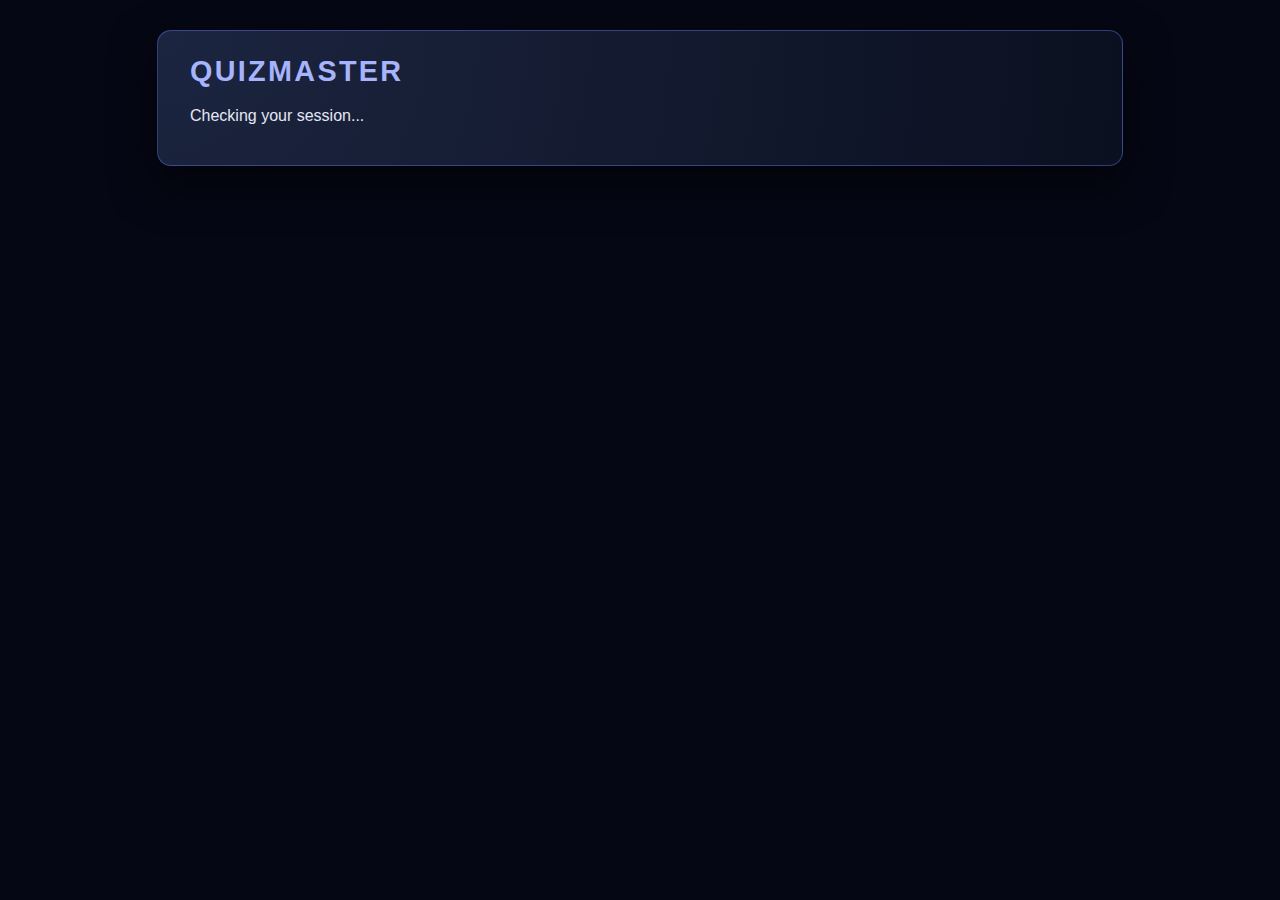
<file: frontend/index.html>
<!DOCTYPE html>
<html lang="en">
<head>
  <meta charset="UTF-8" />
  <title>Quiz App - Home</title>
  <link rel="stylesheet" href="style.css" />
</head>
<body>
  <div class="container">
    <h1 class="app-title">QuizMaster</h1>

    <section id="welcome-section" class="hidden">
      <h2 id="welcome-text"></h2>
      <label>
        Name / Team Name:
        <input id="display-name" placeholder="Your name or team" />
      </label>
      <button id="btn-save-name">Save Name</button>
      <p class="hint">Name is stored locally and used on leaderboard.</p>

      <div class="mode-select">
        <button id="btn-host">Host a Quiz</button>
        <button id="btn-join">Join a Quiz</button>
        <button id="btn-history">View My History</button>
        <button id="btn-logout">Logout</button>
      </div>
      <p id="home-message" class="message"></p>
    </section>
    <section id="loading-section">
      <p>Checking your session...</p>
    </section>
  </div>

  <script src="app.js"></script>
</body>
</html>
</file>
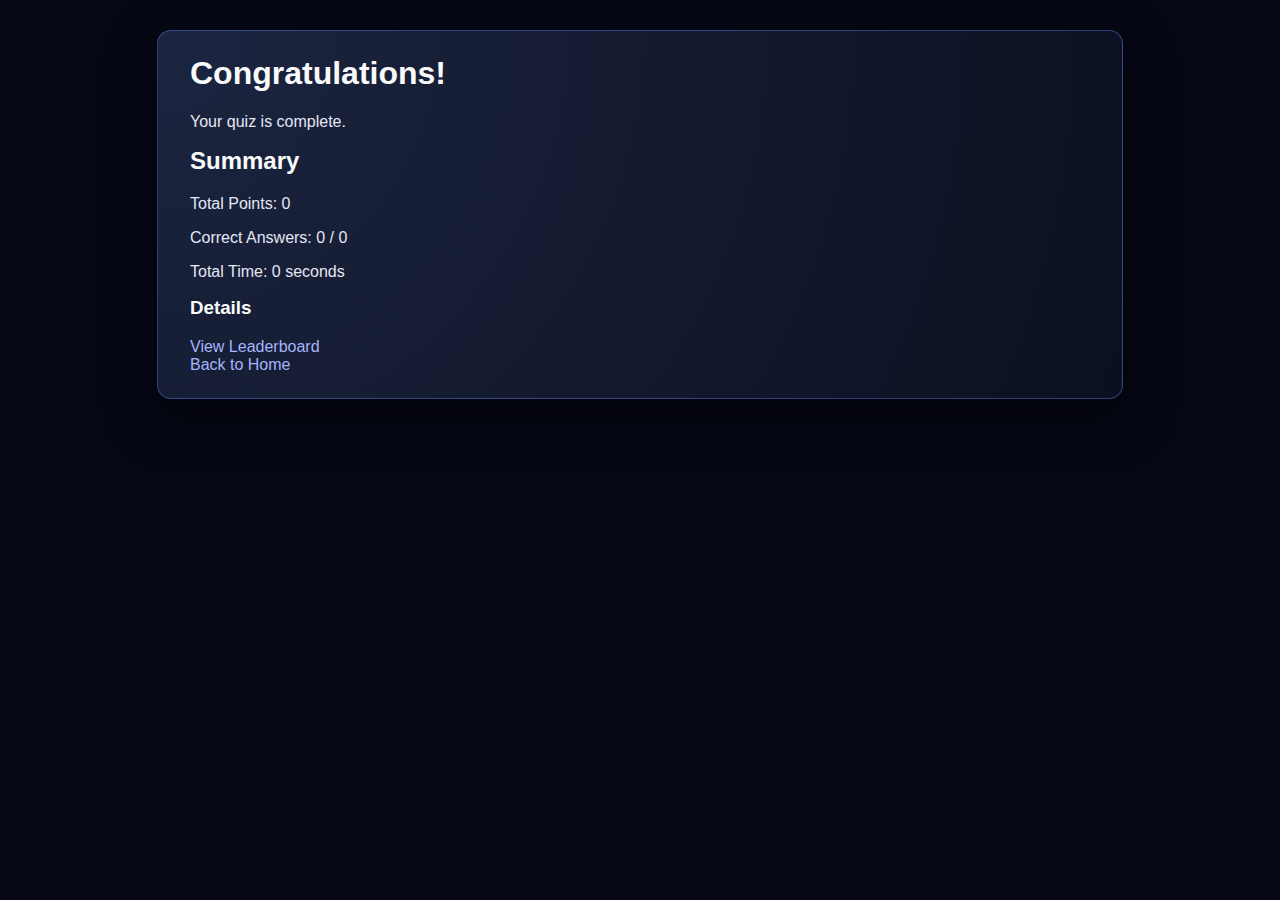
<file: frontend/final.html>
<!DOCTYPE html>
<html lang="en">
<head>
  <meta charset="UTF-8" />
  <title>Quiz Result</title>
  <link rel="stylesheet" href="style.css" />
</head>
<body>
  <div class="container">
    <h1>Congratulations!</h1>
    <p>Your quiz is complete.</p>

    <h2>Summary</h2>
    <p>Total Points: <span id="result-points"></span></p>
    <p>Correct Answers: <span id="result-correct"></span> / <span id="result-total"></span></p>
    <p>Total Time: <span id="result-time"></span> seconds</p>

    <h3>Details</h3>
    <div id="result-details"></div>

    <a id="leaderboard-link" href="#">View Leaderboard</a>
    <br />
    <a href="index.html">Back to Home</a>
  </div>

  <script src="final.js"></script>
</body>
</html>
</file>
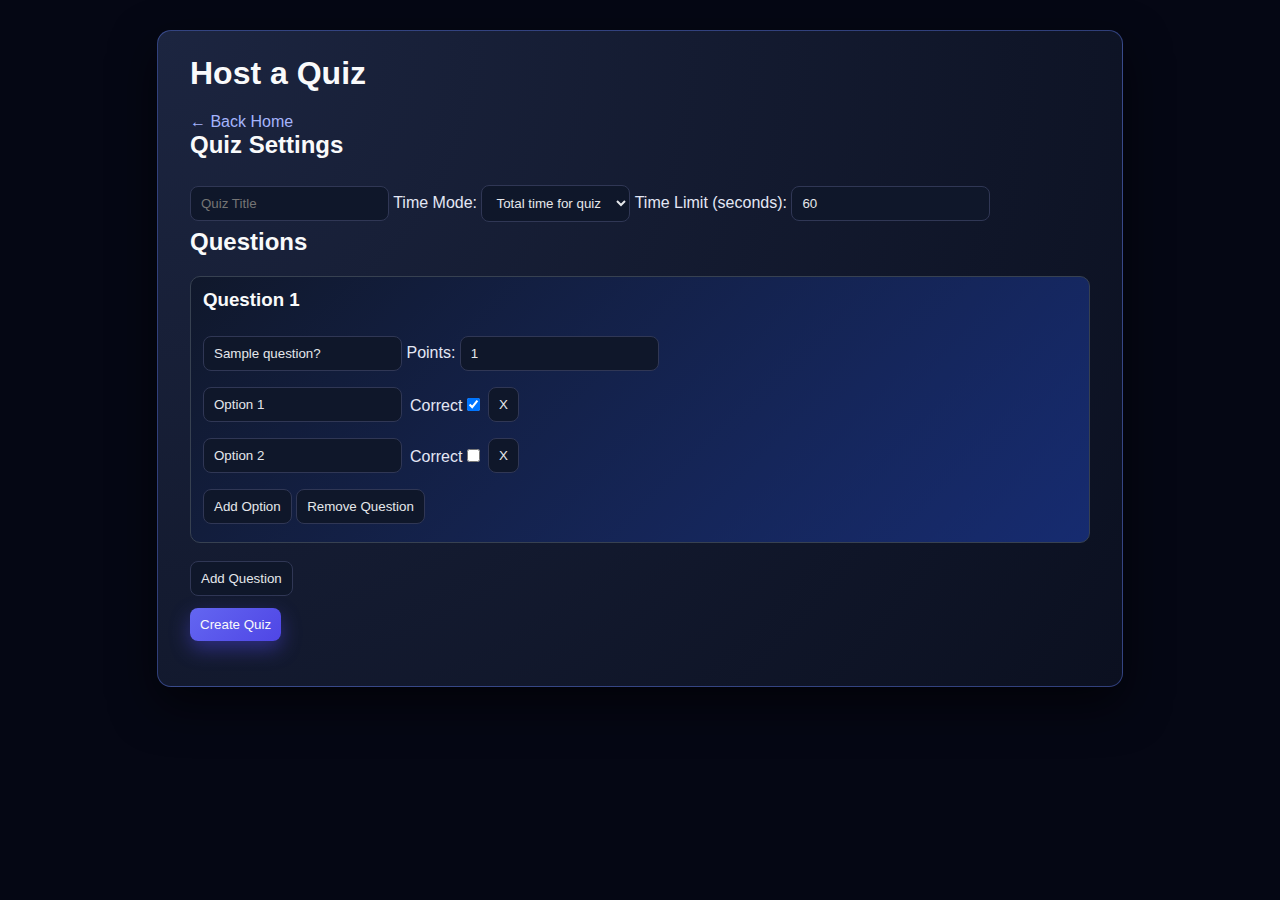
<file: frontend/host.html>
<!DOCTYPE html>
<html lang="en">
<head>
  <meta charset="UTF-8" />
  <title>Host Quiz</title>
  <link rel="stylesheet" href="style.css" />
</head>
<body>
  <div class="container">
    <h1>Host a Quiz</h1>
    <a href="index.html">&larr; Back Home</a>

    <section>
      <h2>Quiz Settings</h2>
      <input id="quiz-title" placeholder="Quiz Title" />
      <label>
        Time Mode:
        <select id="time-mode">
          <option value="per_quiz">Total time for quiz</option>
          <option value="per_question">Time per question</option>
        </select>
      </label>
      <label>
        Time Limit (seconds):
        <input id="time-limit" type="number" value="60" />
      </label>
    </section>

    <section>
      <h2>Questions</h2>
      <div id="questions-container"></div>
      <button id="btn-add-question">Add Question</button>
    </section>

    <button id="btn-create-quiz" class="primary">Create Quiz</button>
    <p id="host-message" class="message"></p>

    <section id="code-section" class="hidden">
      <h2>Quiz Code</h2>
      <p>Your quiz code: <strong id="quiz-code"></strong></p>
      <p>Share this 5-digit code with players so they can join.</p>
      <a id="host-dashboard-link" href="#">Go to Host Dashboard</a>
    </section>
  </div>

  <script src="host.js"></script>
</body>
</html>
</file>
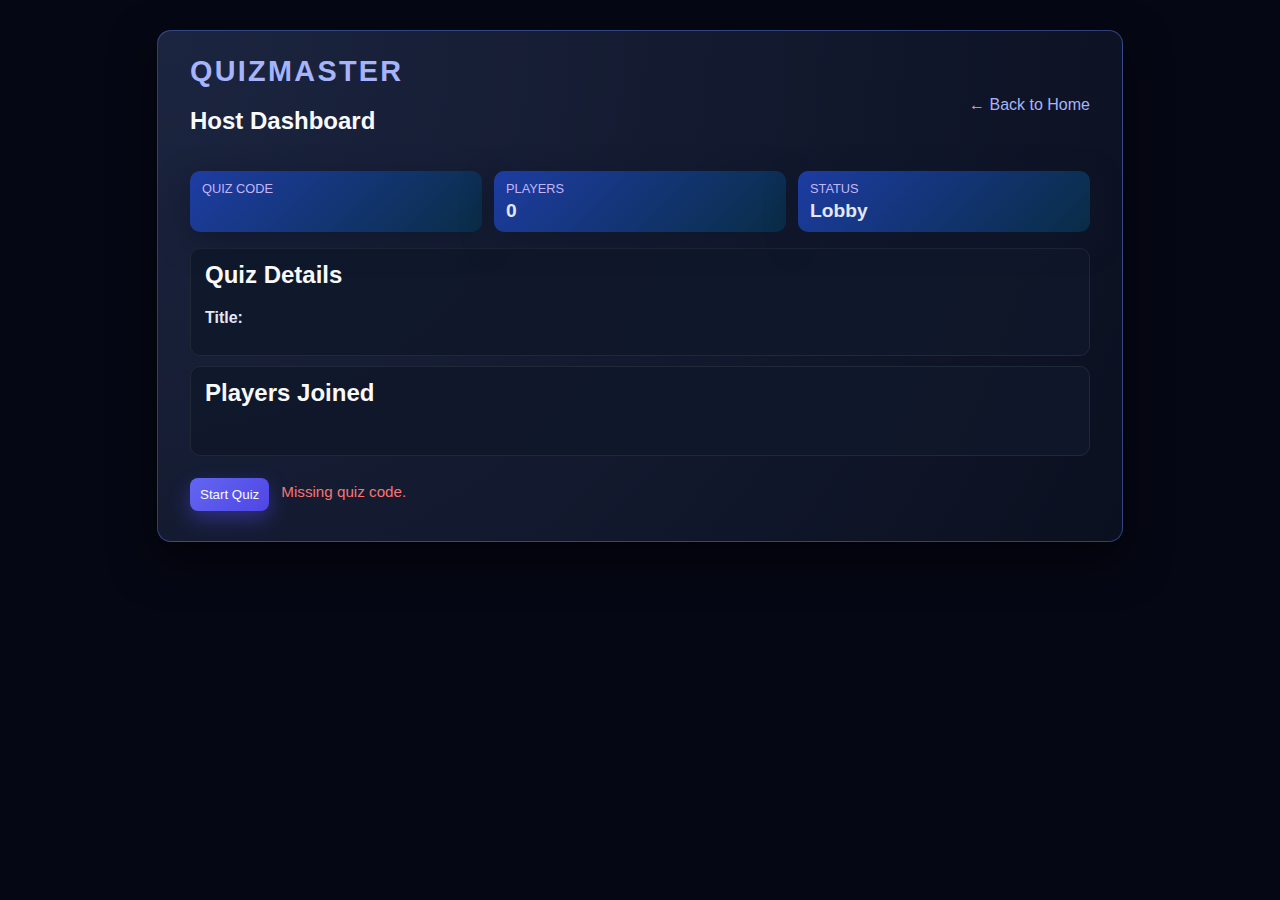
<file: frontend/host_dashboard.html>
<!DOCTYPE html>
<html lang="en">
<head>
  <meta charset="UTF-8" />
  <title>Host Dashboard</title>
  <link rel="stylesheet" href="style.css" />
</head>
<body>
  <div class="container">
    <div class="page-header">
      <div>
        <h1 class="app-title">QuizMaster</h1>
        <h2>Host Dashboard</h2>
      </div>
      <a href="index.html">&larr; Back to Home</a>
    </div>

    <div class="stats-row">
      <div class="stat-card">
        <span class="stat-label">Quiz Code</span>
        <span class="stat-value" id="dash-code"></span>
      </div>
      <div class="stat-card">
        <span class="stat-label">Players</span>
        <span class="stat-value" id="dash-player-count">0</span>
      </div>
      <div class="stat-card">
        <span class="stat-label">Status</span>
        <span class="stat-value" id="dash-status">Lobby</span>
      </div>
    </div>

    <section class="section-card">
      <h2>Quiz Details</h2>
      <p><strong>Title:</strong> <span id="dash-title"></span></p>
    </section>

    <section class="section-card">
      <h2>Players Joined</h2>
      <ul id="players-list" class="pill-list"></ul>
    </section>

    <div class="footer-actions">
      <button id="btn-start-quiz" class="primary">Start Quiz</button>
      <p id="dash-message" class="message"></p>
    </div>
  </div>

  <script src="host_dashboard.js"></script>
</body>
</html>
</file>
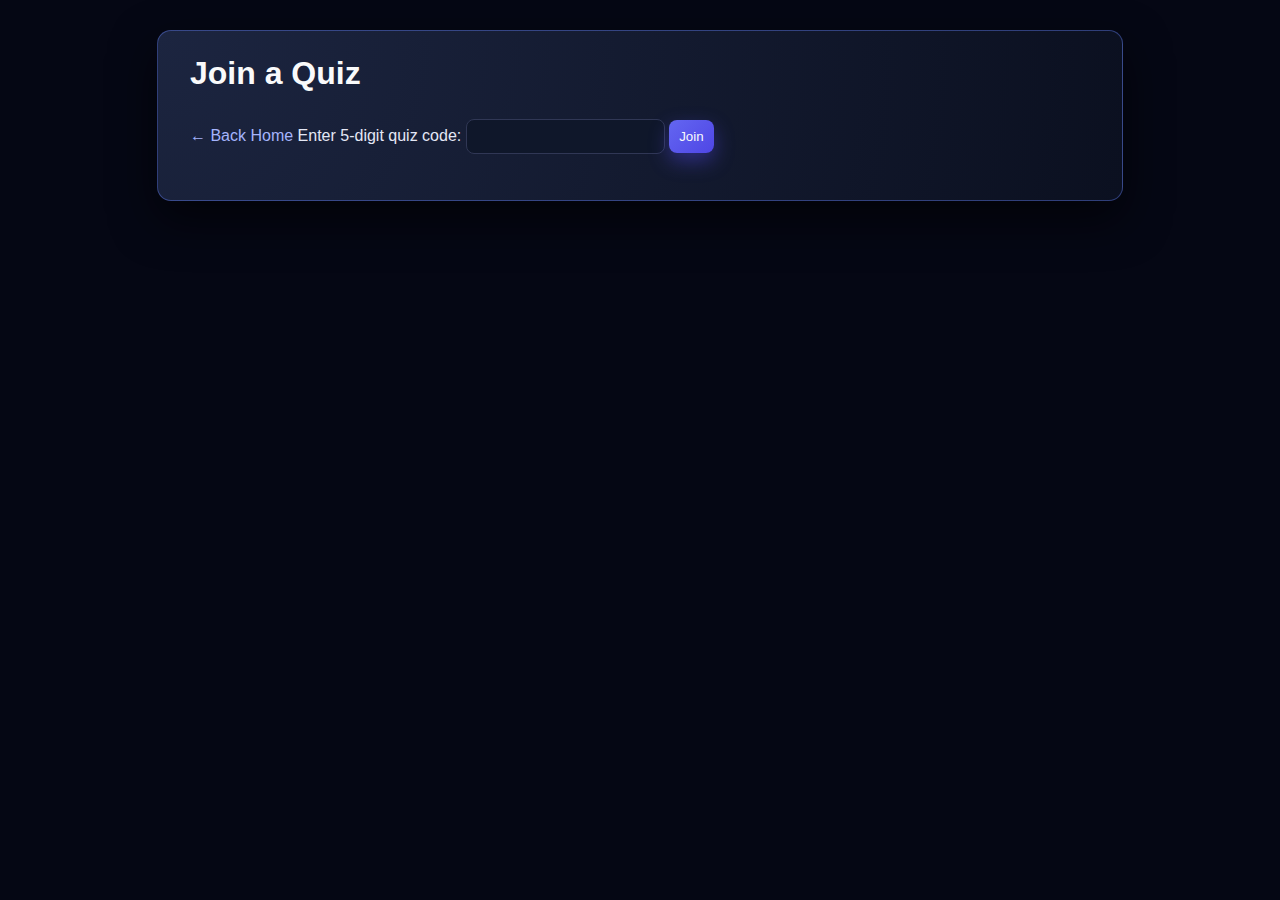
<file: frontend/join.html>
<!DOCTYPE html>
<html lang="en">
<head>
  <meta charset="UTF-8" />
  <title>Join Quiz</title>
  <link rel="stylesheet" href="style.css" />
</head>
<body>
  <div class="container">
    <h1>Join a Quiz</h1>
    <a href="index.html">&larr; Back Home</a>

    <label>
      Enter 5-digit quiz code:
      <input id="quiz-code-input" maxlength="5" />
    </label>
    <button id="btn-join-quiz" class="primary">Join</button>
    <p id="join-message" class="message"></p>

    <section id="waiting-section" class="hidden">
      <h2>Waiting Room</h2>
      <p>Waiting for host to start the quiz...</p>
      <p>Quiz: <span id="waiting-quiz-title"></span></p>
      <p>Host: <span id="waiting-quiz-host"></span></p>
    </section>
  </div>

  <script src="join.js"></script>
</body>
</html>
</file>
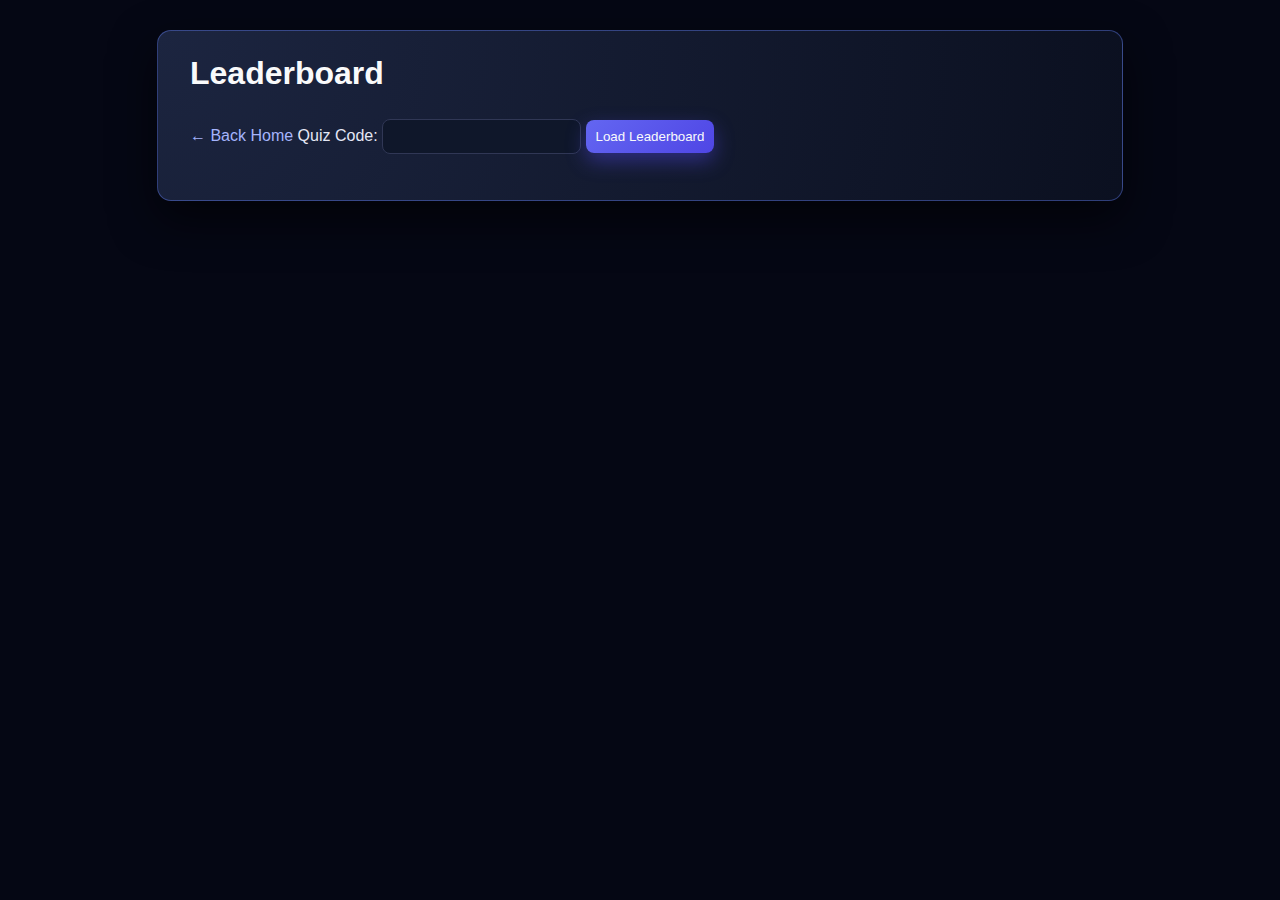
<file: frontend/leaderboard.html>
<!DOCTYPE html>
<html lang="en">
<head>
  <meta charset="UTF-8" />
  <title>Leaderboard</title>
  <link rel="stylesheet" href="style.css" />
</head>
<body>
  <div class="container">
    <h1>Leaderboard</h1>
    <a href="index.html">&larr; Back Home</a>

    <label>
      Quiz Code:
      <input id="lb-code" maxlength="5" />
    </label>
    <button id="btn-load-lb" class="primary">Load Leaderboard</button>

    <table id="lb-table" class="hidden">
      <thead>
        <tr>
          <th>Rank</th>
          <th>Username</th>
          <th>Correct</th>
          <th>Time (s)</th>
          <th>Points</th>
        </tr>
      </thead>
      <tbody id="lb-body"></tbody>
    </table>

    <p id="lb-message" class="message"></p>
  </div>

  <script src="leaderboard.js"></script>
</body>
</html>
</file>
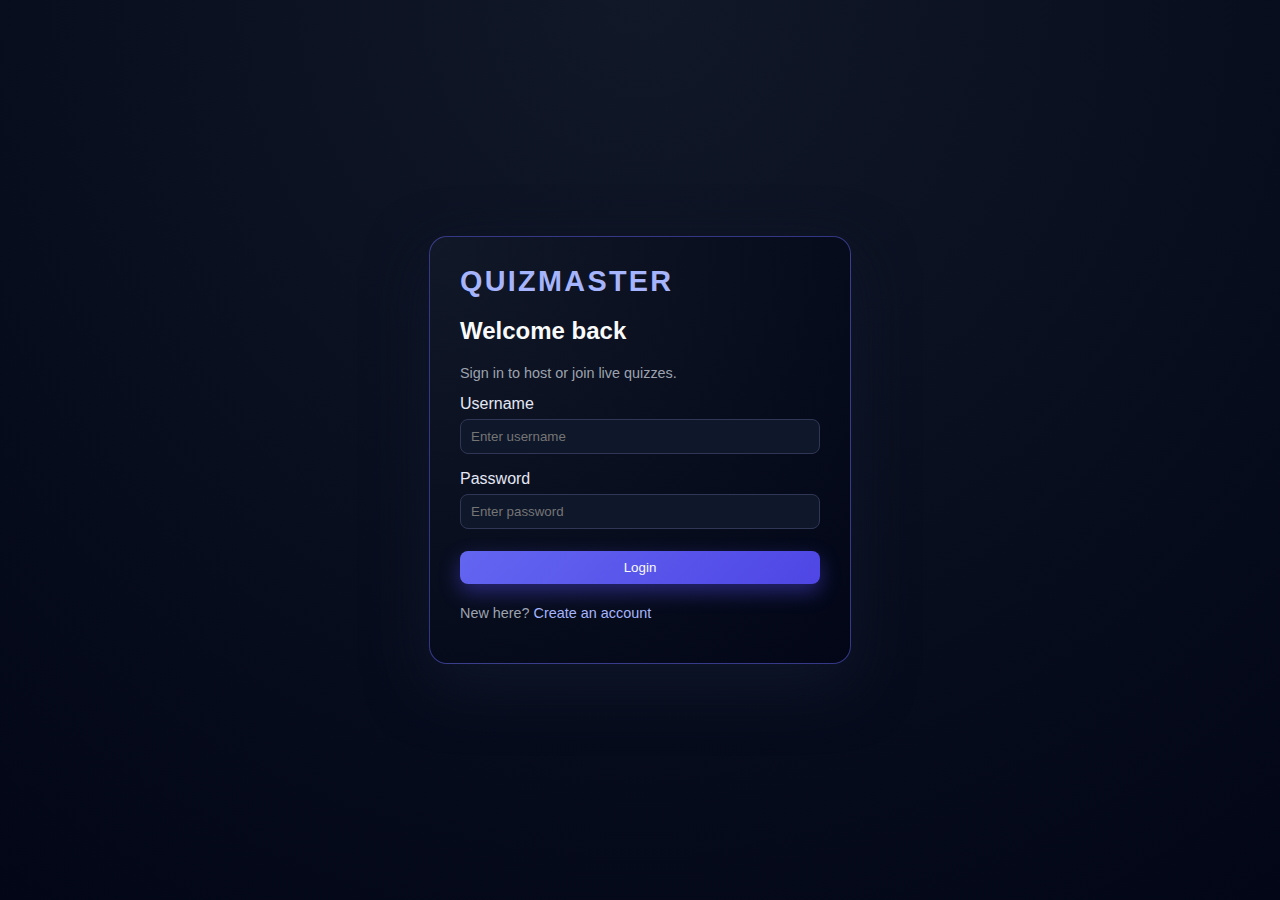
<file: frontend/login.html>
<!DOCTYPE html>
<html lang="en">
<head>
  <meta charset="UTF-8" />
  <title>Quiz App - Login</title>
  <link rel="stylesheet" href="style.css" />
</head>
<body>
  <div class="auth-wrapper">
    <div class="auth-card">
      <h1 class="app-title">QuizMaster</h1>
      <h2>Welcome back</h2>
      <p class="subtext">Sign in to host or join live quizzes.</p>

      <div class="form-group">
        <label>Username</label>
        <input id="login-username" placeholder="Enter username" />
      </div>
      <div class="form-group">
        <label>Password</label>
        <input id="login-password" type="password" placeholder="Enter password" />
      </div>
      <button id="btn-login" class="primary full">Login</button>
      <p id="login-message" class="message"></p>

      <p class="switch-link">New here? <a href="register.html">Create an account</a></p>
    </div>
  </div>

  <script src="login.js"></script>
</body>
</html>
</file>
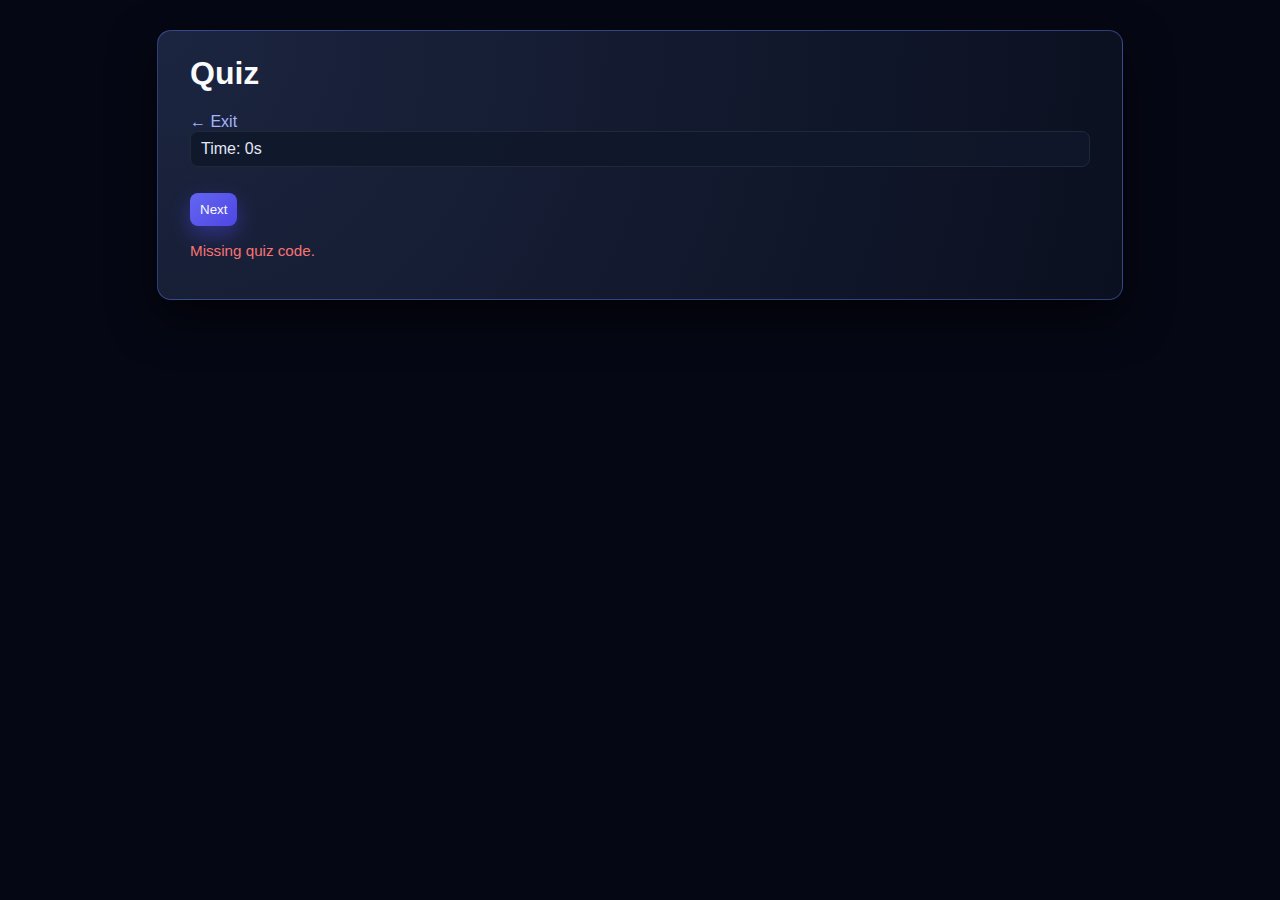
<file: frontend/play.html>
<!DOCTYPE html>
<html lang="en">
<head>
  <meta charset="UTF-8" />
  <title>Play Quiz</title>
  <link rel="stylesheet" href="style.css" />
</head>
<body>
  <div class="container">
    <h1 id="play-quiz-title">Quiz</h1>
    <a href="index.html">&larr; Exit</a>

    <div class="status-bar">
      <span id="timer-display">Time: 0s</span>
      <span id="question-progress"></span>
    </div>

    <section id="question-section">
      <h2 id="question-text"></h2>
      <div id="options-container"></div>
      <button id="btn-next" class="primary">Next</button>
    </section>

    <p id="play-message" class="message"></p>
  </div>

  <script src="play.js"></script>
</body>
</html>
</file>
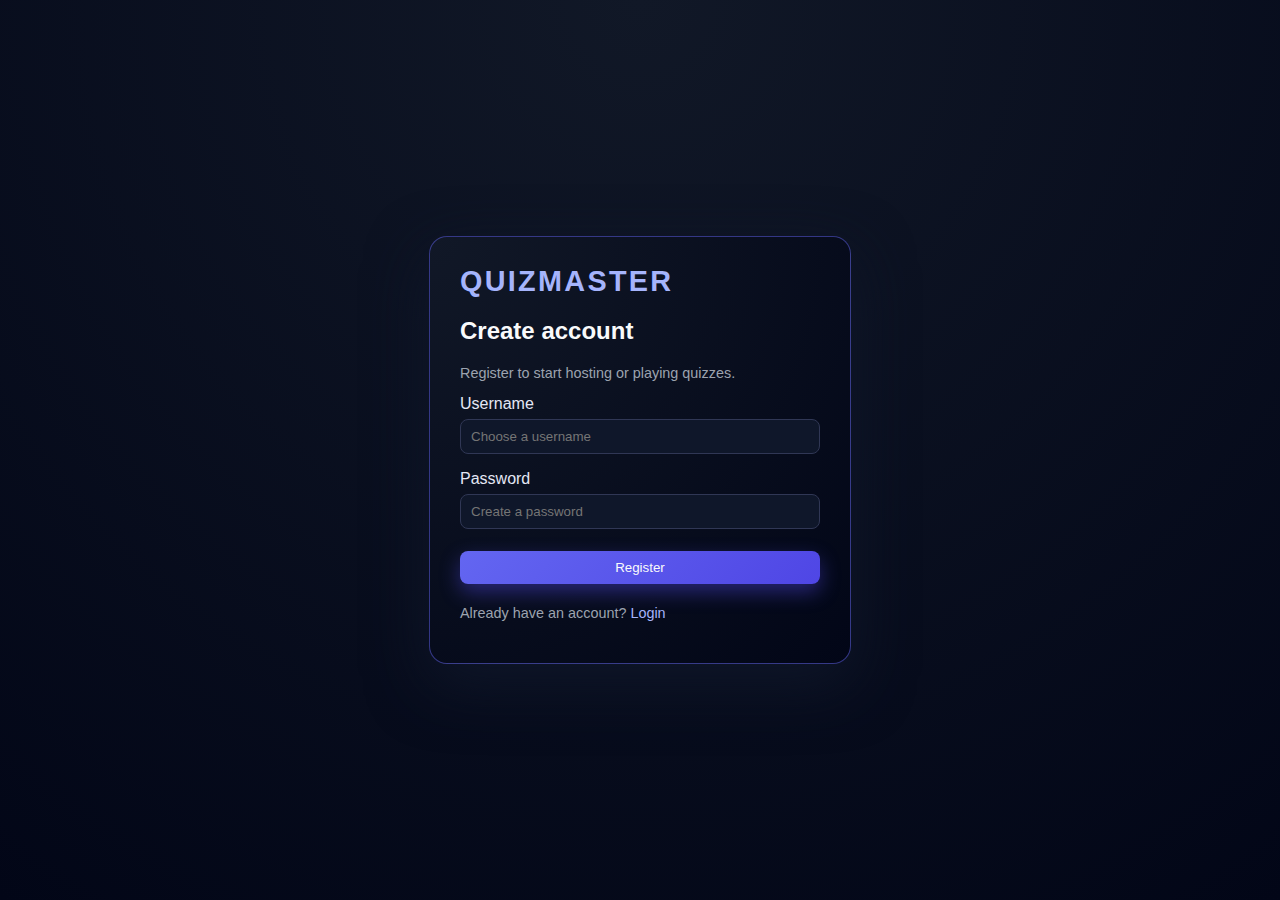
<file: frontend/register.html>
<!DOCTYPE html>
<html lang="en">
<head>
  <meta charset="UTF-8" />
  <title>Quiz App - Register</title>
  <link rel="stylesheet" href="style.css" />
</head>
<body>
  <div class="auth-wrapper">
    <div class="auth-card">
      <h1 class="app-title">QuizMaster</h1>
      <h2>Create account</h2>
      <p class="subtext">Register to start hosting or playing quizzes.</p>

      <div class="form-group">
        <label>Username</label>
        <input id="reg-username" placeholder="Choose a username" />
      </div>
      <div class="form-group">
        <label>Password</label>
        <input id="reg-password" type="password" placeholder="Create a password" />
      </div>
      <button id="btn-register" class="primary full">Register</button>
      <p id="reg-message" class="message"></p>

      <p class="switch-link">Already have an account? <a href="login.html">Login</a></p>
    </div>
  </div>

  <script src="register.js"></script>
</body>
</html>
</file>
<file: frontend/style.css>
body {
  font-family: Arial, sans-serif;
  background: #050714;
  margin: 0;
  color: #e4e7f5;
}

.container {
  max-width: 900px;
  margin: 30px auto;
  background: radial-gradient(circle at top left, #1c2540, #0b1020);
  padding: 24px 32px;
  box-shadow: 0 18px 45px rgba(0, 0, 0, 0.6);
  border-radius: 14px;
  border: 1px solid rgba(103, 132, 255, 0.4);
}

.auth-wrapper {
  min-height: 100vh;
  display: flex;
  align-items: center;
  justify-content: center;
  background: radial-gradient(circle at top, #111827, #020617);
}

.auth-card {
  width: 360px;
  padding: 28px 30px;
  border-radius: 18px;
  background: radial-gradient(circle at top left, #111827, #020617);
  box-shadow: 0 20px 60px rgba(15, 23, 42, 0.9);
  border: 1px solid rgba(99, 102, 241, 0.5);
}

h1, h2, h3 {
  margin-top: 0;
  color: #f9fafb;
}

.app-title {
  font-size: 1.8rem;
  letter-spacing: 0.08em;
  text-transform: uppercase;
  color: #a5b4fc;
}

input, select, button {
  margin: 6px 0;
  padding: 9px 10px;
  border-radius: 8px;
  border: 1px solid #303755;
  background: #0f172a;
  color: #e5e7eb;
}

.form-group {
  display: flex;
  flex-direction: column;
  margin-bottom: 10px;
}

.subtext {
  color: #9ca3af;
  font-size: 0.9rem;
  margin-bottom: 14px;
}

input:focus, select:focus {
  outline: 2px solid #4f46e5;
  border-color: #4f46e5;
}

button {
  cursor: pointer;
  transition: background 0.15s ease, transform 0.05s ease, box-shadow 0.15s ease;
}

button.primary {
  background: linear-gradient(135deg, #6366f1, #4f46e5);
  color: #f9fafb;
  border: none;
  box-shadow: 0 8px 20px rgba(79, 70, 229, 0.45);
}

button.primary:hover {
  background: linear-gradient(135deg, #818cf8, #6366f1);
  transform: translateY(-1px);
  box-shadow: 0 10px 24px rgba(79, 70, 229, 0.6);
}

button.primary:active {
  transform: translateY(0);
  box-shadow: 0 5px 14px rgba(79, 70, 229, 0.5);
}

.hidden {
  display: none;
}

.message {
  color: #f97373;
  margin-top: 10px;
  font-size: 0.95em;
}

.hint {
  font-size: 0.9em;
  color: #9ca3af;
}

.auth-forms {
  display: flex;
  gap: 20px;
}

.auth-forms > div {
  flex: 1;
}

.full {
  width: 100%;
}

.switch-link {
  margin-top: 14px;
  font-size: 0.9rem;
  color: #9ca3af;
}

.mode-select button {
  margin-right: 10px;
}

.question-block {
  border: 1px solid #374151;
  padding: 12px;
  margin-bottom: 12px;
  border-radius: 10px;
  background: linear-gradient(135deg, rgba(15, 23, 42, 0.9), rgba(30, 64, 175, 0.55));
}

.option-row {
  display: flex;
  align-items: center;
  gap: 8px;
  margin: 4px 0;
}

.option-item {
  display: block;
  margin: 4px 0;
}

.status-bar {
  display: flex;
  justify-content: space-between;
  margin-bottom: 10px;
  padding: 8px 10px;
  border-radius: 8px;
  background: rgba(15, 23, 42, 0.9);
  border: 1px solid #1f2937;
}

.page-header {
  display: flex;
  align-items: center;
  justify-content: space-between;
  margin-bottom: 16px;
}

.stats-row {
  display: grid;
  grid-template-columns: repeat(auto-fit, minmax(160px, 1fr));
  gap: 12px;
  margin-bottom: 16px;
}

.stat-card {
  padding: 10px 12px;
  border-radius: 10px;
  background: linear-gradient(135deg, rgba(30, 64, 175, 0.9), rgba(8, 47, 73, 0.9));
  box-shadow: 0 10px 30px rgba(15, 23, 42, 0.8);
}

.stat-label {
  display: block;
  font-size: 0.8rem;
  text-transform: uppercase;
  color: #c4b5fd;
}

.stat-value {
  display: block;
  font-size: 1.2rem;
  font-weight: 600;
  margin-top: 4px;
}

.section-card {
  margin-top: 10px;
  padding: 12px 14px;
  border-radius: 10px;
  background: rgba(15, 23, 42, 0.9);
  border: 1px solid #1f2937;
}

.pill-list {
  list-style: none;
  padding-left: 0;
  display: flex;
  flex-wrap: wrap;
  gap: 6px;
}

.pill-list li {
  padding: 4px 10px;
  border-radius: 999px;
  background: rgba(59, 130, 246, 0.2);
  border: 1px solid rgba(59, 130, 246, 0.5);
}

.footer-actions {
  margin-top: 16px;
  display: flex;
  align-items: center;
  gap: 12px;
}

.result-item {
  border-top: 1px solid #374151;
  padding: 8px 0;
}

#lb-table {
  width: 100%;
  border-collapse: collapse;
  margin-top: 10px;
}

#lb-table th, #lb-table td {
  border: 1px solid #374151;
  padding: 8px;
  text-align: center;
}

#lb-table thead {
  background: linear-gradient(135deg, #111827, #1f2937);
}

a {
  color: #a5b4fc;
  text-decoration: none;
}

a:hover {
  text-decoration: underline;
}
</file>
